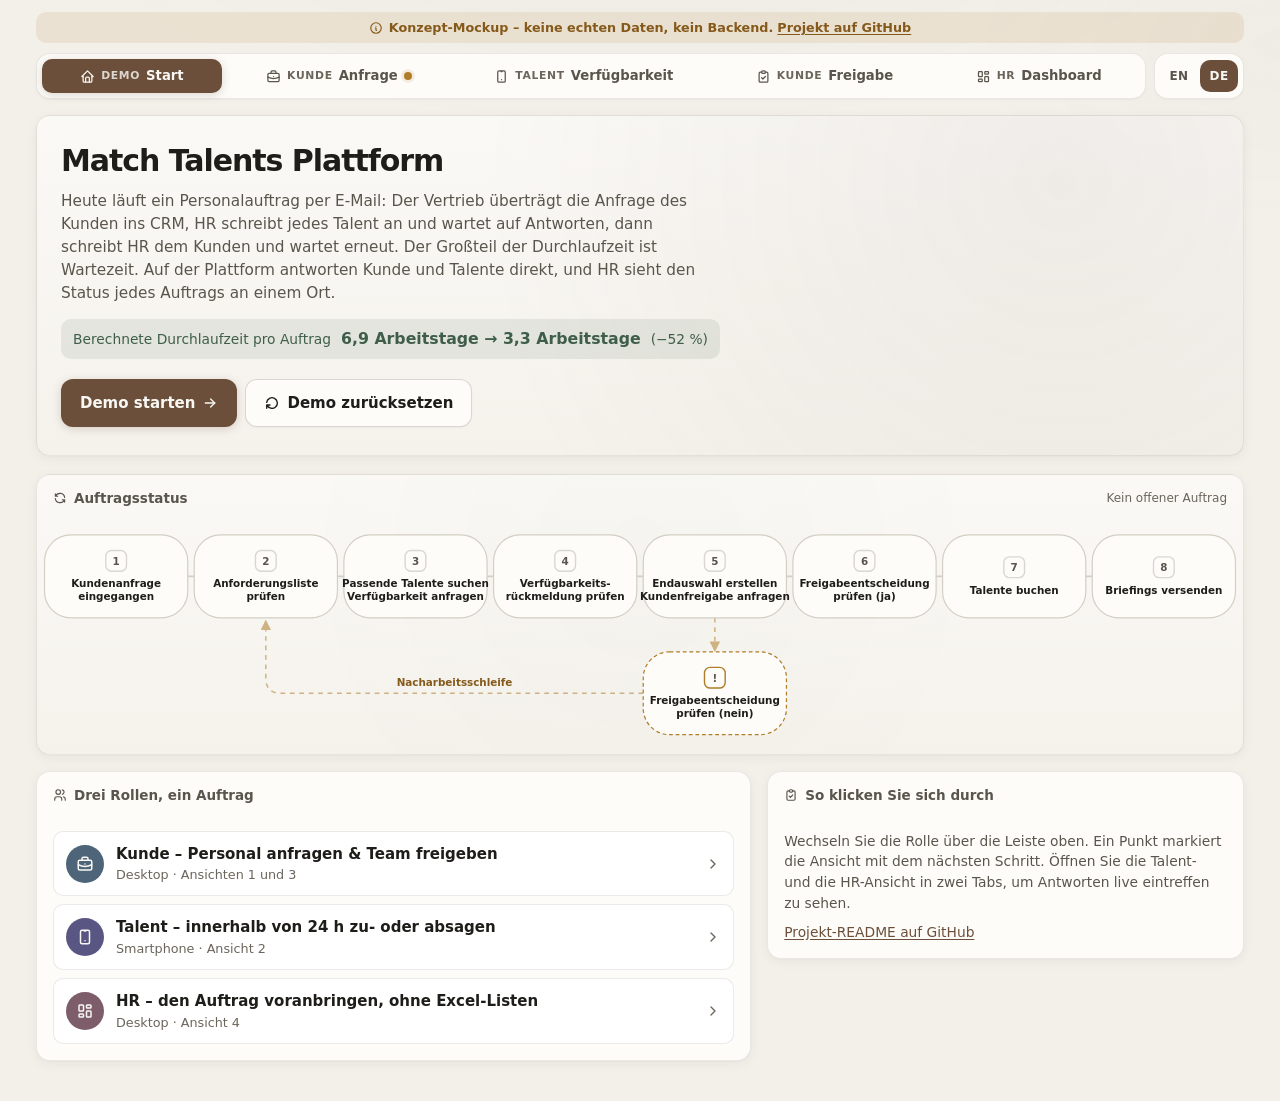
<file: index.html>
<!DOCTYPE html>
<html lang="en">
<head>
  <meta charset="UTF-8" />
  <meta name="viewport" content="width=device-width, initial-scale=1.0" />
  <title data-i18n="start.title">Match Talents Platform</title>
  <meta name="description" data-i18n-attr="content:start.description" content="Clickable concept mockup of the To-Be 'Match Talents' process: one staffing order from request to briefed team." />
  <link rel="icon" href="data:," />
  <link rel="stylesheet" href="css/style.css" />
  <script type="module" src="js/pages/start.js"></script>
</head>
<body>
  <a class="skip-link" href="#main" data-i18n="common.skip">Skip to content</a>
  <div class="app">
    <header id="site-header"></header>

    <main id="main" tabindex="-1">
      <section class="card hero" aria-labelledby="hero-title">
        <h1 class="hero-title" id="hero-title" data-i18n-html="start.heroTitle">Match Talents Platform</h1>
        <p class="hero-text" data-i18n="start.heroText">
          Today a staffing order travels by e-mail: Sales copies the client's request into the CRM,
          HR writes to every talent and waits for replies, then e-mails the client and waits again.
          Most of the cycle time is waiting. On the platform, the client and the talents answer
          directly, and HR sees every order's status in one place.
        </p>
        <p class="hero-kpi" id="kpi-line"></p>
        <div class="btn-row">
          <a class="btn btn-primary btn-lg" href="request.html">
            <span data-i18n="start.startDemo">Start demo</span> <span data-tabler-icon="arrow-right" data-tabler-size="16"></span>
          </a>
          <button type="button" class="btn btn-lg" id="reset-btn">
            <span data-tabler-icon="rotate-clockwise" data-tabler-size="16"></span> <span data-i18n="start.resetDemo">Reset demo</span>
          </button>
        </div>
        <p class="sr-only" id="reset-status" aria-live="polite"></p>
      </section>

      <section class="card start-flow" aria-labelledby="flow-title">
        <div class="card-header">
          <h2 class="card-title" id="flow-title">
            <span data-tabler-icon="refresh" data-tabler-size="14"></span> <span data-i18n="start.orderStatus">Order status</span>
          </h2>
          <span class="card-meta" id="progress-meta"></span>
        </div>
        <div class="flow-wrap" id="flow-wrap"></div>
        <ol class="flow-list" id="flow-list" aria-label="Order status steps" data-i18n-attr="aria-label:flow.listLabel"></ol>
      </section>

      <div class="start-grid">
        <div class="stack">
          <section class="card" aria-labelledby="roles-title">
            <div class="card-header">
              <h2 class="card-title" id="roles-title">
                <span data-tabler-icon="users" data-tabler-size="14"></span> <span data-i18n="start.rolesTitle">Three roles, one order</span>
              </h2>
            </div>
            <div class="card-body">
              <ul class="role-cards">
                <li>
                  <a class="role-card" href="request.html">
                    <span class="role-chip"><span data-tabler-icon="briefcase" data-tabler-size="18"></span></span>
                    <span class="role-card-text">
                      <span class="role-card-title" data-i18n="start.roleClient">Client — request staff &amp; approve the team</span>
                      <span class="role-card-sub" data-i18n="start.roleClientSub">Desktop · Screens 1 and 3</span>
                    </span>
                    <span data-tabler-icon="chevron-right" data-tabler-size="16"></span>
                  </a>
                </li>
                <li>
                  <a class="role-card" href="availability.html">
                    <span class="role-chip role-chip-talent"><span data-tabler-icon="device-mobile" data-tabler-size="18"></span></span>
                    <span class="role-card-text">
                      <span class="role-card-title" data-i18n="start.roleTalent">Talent — accept or decline within 24 h</span>
                      <span class="role-card-sub" data-i18n="start.roleTalentSub">Smartphone · Screen 2</span>
                    </span>
                    <span data-tabler-icon="chevron-right" data-tabler-size="16"></span>
                  </a>
                </li>
                <li>
                  <a class="role-card" href="dashboard.html">
                    <span class="role-chip role-chip-hr"><span data-tabler-icon="layout-dashboard" data-tabler-size="18"></span></span>
                    <span class="role-card-text">
                      <span class="role-card-title" data-i18n="start.roleHr">HR — move the order forward, no Excel lists</span>
                      <span class="role-card-sub" data-i18n="start.roleHrSub">Desktop · Screen 4</span>
                    </span>
                    <span data-tabler-icon="chevron-right" data-tabler-size="16"></span>
                  </a>
                </li>
              </ul>
            </div>
          </section>
        </div>

        <div class="stack">
          <section class="card" aria-labelledby="how-title">
            <div class="card-header">
              <h2 class="card-title" id="how-title">
                <span data-tabler-icon="clipboard-check" data-tabler-size="14"></span> <span data-i18n="start.howTitle">How to click through</span>
              </h2>
            </div>
            <div class="card-body prose">
              <p data-i18n-html="start.howText">Use the role switcher at the top. A <span class="sr-only">yellow</span> dot marks the screen
                with the next step. Open the talent and HR screens in two tabs to watch answers arrive live.</p>
              <p><a id="readme-link" href="#" data-i18n="start.readme">Project README on GitHub</a></p>
            </div>
          </section>
        </div>
      </div>
    </main>
  </div>
</body>
</html>
</file>
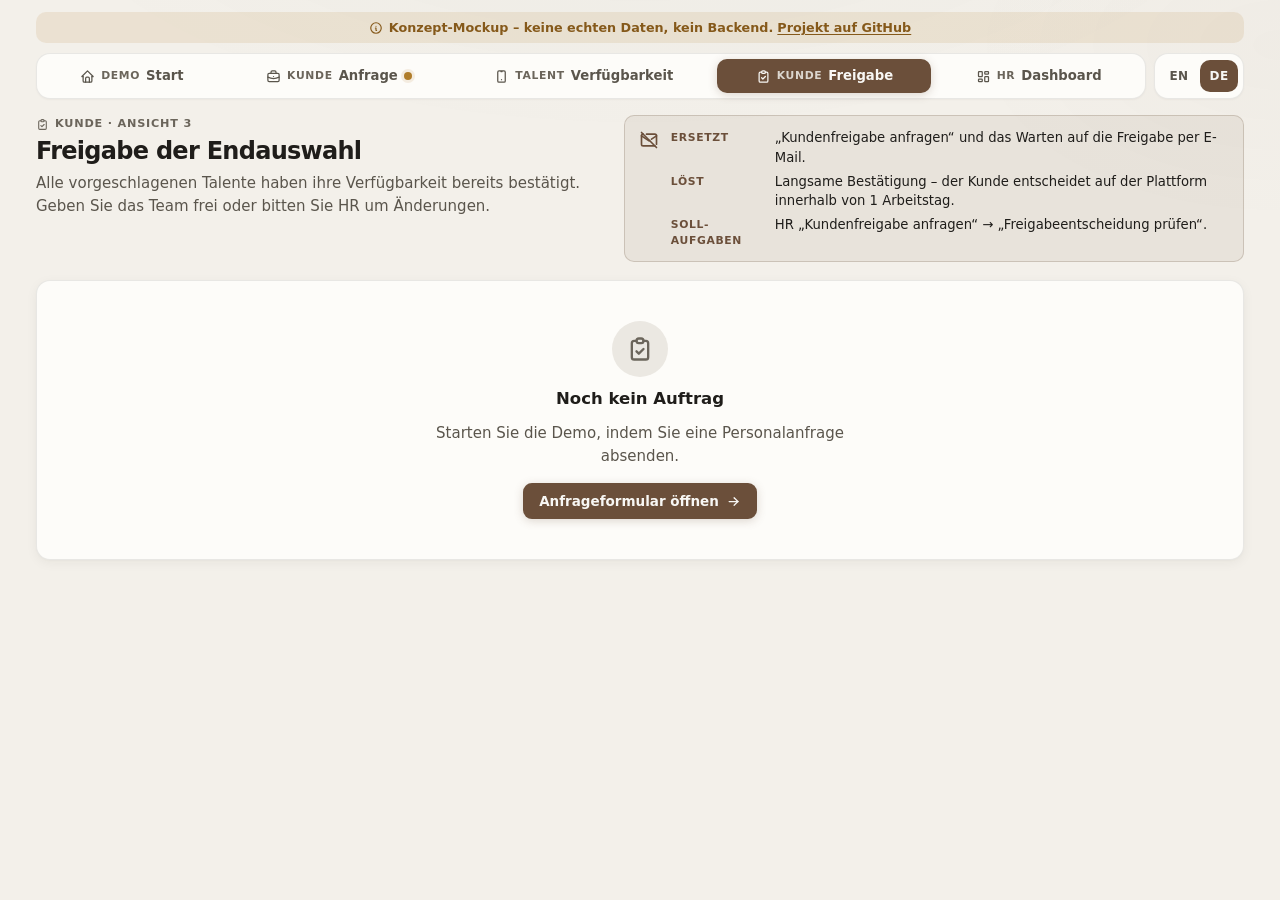
<file: approval.html>
<!DOCTYPE html>
<html lang="en">
<head>
  <meta charset="UTF-8" />
  <meta name="viewport" content="width=device-width, initial-scale=1.0" />
  <title data-i18n="approval.title">Approve team · Match Talents Platform</title>
  <link rel="icon" href="data:," />
  <link rel="stylesheet" href="css/style.css" />
  <script type="module" src="js/pages/approval.js"></script>
</head>
<body>
  <a class="skip-link" href="#main" data-i18n="common.skip">Skip to content</a>
  <div class="app">
    <header id="site-header"></header>

    <main id="main" tabindex="-1">
      <div class="page-head">
        <div>
          <p class="eyebrow"><span data-tabler-icon="clipboard-check" data-tabler-size="13"></span> <span data-i18n="approval.eyebrow">Client · Screen 3</span></p>
          <h1 class="page-title" data-i18n="approval.heading">Shortlist approval</h1>
          <p class="page-lead" data-i18n="approval.lead">Every proposed talent has already confirmed they are available. Approve the team or ask HR for changes.</p>
        </div>
        <section id="info-box"></section>
      </div>

      <div id="approval-content"></div>
      <p class="sr-only" id="approval-status" aria-live="polite"></p>
    </main>
  </div>
</body>
</html>
</file>
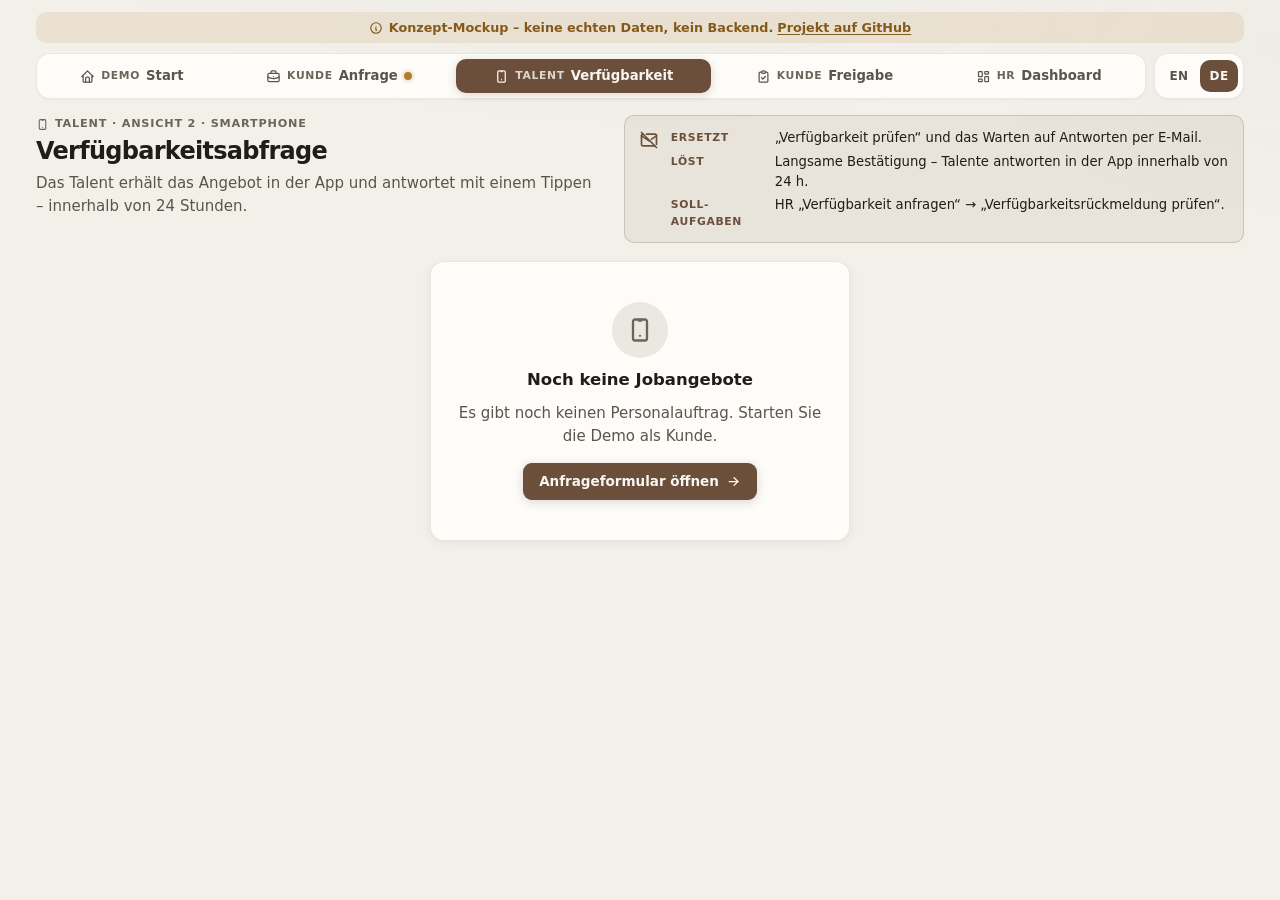
<file: availability.html>
<!DOCTYPE html>
<html lang="en">
<head>
  <meta charset="UTF-8" />
  <meta name="viewport" content="width=device-width, initial-scale=1.0" />
  <title data-i18n="avail.title">Job offer · Match Talents Platform</title>
  <link rel="icon" href="data:," />
  <link rel="stylesheet" href="css/style.css" />
  <script type="module" src="js/pages/availability.js"></script>
</head>
<body>
  <a class="skip-link" href="#main" data-i18n="common.skip">Skip to content</a>
  <div class="app">
    <header id="site-header"></header>

    <main id="main" tabindex="-1">
      <div class="page-head">
        <div>
          <p class="eyebrow"><span data-tabler-icon="device-mobile" data-tabler-size="13"></span> <span data-i18n="avail.eyebrow">Talent · Screen 2 · Smartphone</span></p>
          <h1 class="page-title" data-i18n="avail.heading">Availability check</h1>
          <p class="page-lead" data-i18n="avail.lead">The talent gets the offer in the app and answers with one tap, within 24 hours.</p>
        </div>
        <section id="info-box"></section>
      </div>

      <div class="phone-column">
        <div class="card view-as" id="view-as-card" hidden>
          <label class="form-label" for="view-as" data-i18n="avail.viewAs">View as (demo)</label>
          <select class="form-input" id="view-as"></select>
        </div>
        <div id="talent-content"></div>
        <p class="sr-only" id="talent-status" aria-live="polite"></p>
      </div>
    </main>
  </div>
</body>
</html>
</file>
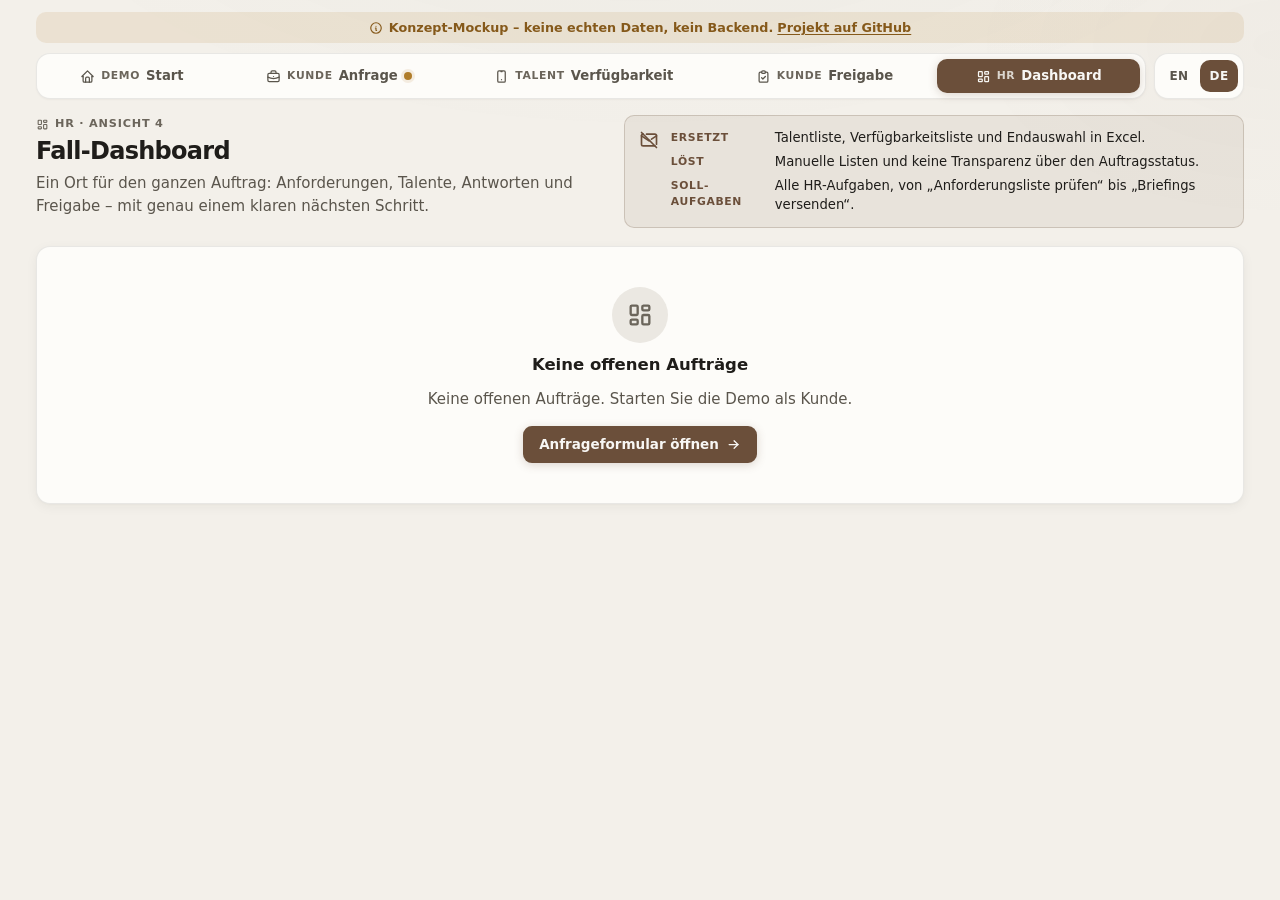
<file: dashboard.html>
<!DOCTYPE html>
<html lang="en">
<head>
  <meta charset="UTF-8" />
  <meta name="viewport" content="width=device-width, initial-scale=1.0" />
  <title data-i18n="dashboard.title">Case dashboard · Match Talents Platform</title>
  <link rel="icon" href="data:," />
  <link rel="stylesheet" href="css/style.css" />
  <script type="module" src="js/pages/dashboard.js"></script>
</head>
<body>
  <a class="skip-link" href="#main" data-i18n="common.skip">Skip to content</a>
  <div class="app">
    <header id="site-header"></header>

    <main id="main" tabindex="-1">
      <div class="page-head">
        <div>
          <p class="eyebrow"><span data-tabler-icon="layout-dashboard" data-tabler-size="13"></span> <span data-i18n="dashboard.eyebrow">HR · Screen 4</span></p>
          <h1 class="page-title" data-i18n="dashboard.heading">Case dashboard</h1>
          <p class="page-lead" data-i18n="dashboard.lead">One place for the whole order: requirements, talents, answers and approval — with exactly one obvious next step.</p>
        </div>
        <section id="info-box"></section>
      </div>

      <div class="card" id="dashboard-empty" hidden></div>

      <div id="dashboard-content" hidden>
        <!-- ORDER METRIC STRIP -->
        <div class="metric-grid">
          <section class="metric" aria-label="Order" data-i18n-attr="aria-label:dashboard.metricOrder">
            <div class="metric-icon"><span data-tabler-icon="briefcase" data-tabler-size="26"></span></div>
            <dl class="metric-body">
              <div class="metric-row"><dt class="metric-label" data-i18n="dashboard.client">Client</dt><dd class="metric-value" id="metric-client">—</dd></div>
              <div class="metric-row"><dt class="metric-label" data-i18n="dashboard.role">Role</dt><dd class="metric-value" id="metric-role">—</dd></div>
              <div class="metric-row"><dt class="metric-label" data-i18n="dashboard.whereWhen">Where / when</dt><dd class="metric-value" id="metric-where">—</dd></div>
            </dl>
          </section>
          <section class="metric" aria-label="Staffing" data-i18n-attr="aria-label:dashboard.metricStaffing">
            <div class="metric-icon"><span data-tabler-icon="users" data-tabler-size="26"></span></div>
            <dl class="metric-body">
              <div class="metric-row"><dt class="metric-label" data-i18n="dashboard.needed">Staff needed</dt><dd class="metric-value metric-value-lg" id="metric-needed">—</dd></div>
              <div class="metric-row"><dt class="metric-label" data-i18n="dashboard.selected">Selected</dt><dd class="metric-value metric-value-lg" id="metric-selected">—</dd></div>
              <div class="metric-row"><dt class="metric-label" data-i18n="dashboard.acceptedAsked">Accepted / asked</dt><dd class="metric-value metric-value-lg" id="metric-accepted">—</dd></div>
            </dl>
          </section>
          <section class="metric" aria-label="Status" data-i18n-attr="aria-label:dashboard.metricStatus">
            <div class="metric-icon"><span data-tabler-icon="history" data-tabler-size="26"></span></div>
            <dl class="metric-body">
              <div class="metric-row"><dt class="metric-label" data-i18n="dashboard.status">Status</dt><dd class="metric-value" id="metric-status">—</dd></div>
              <div class="metric-row"><dt class="metric-label" data-i18n="dashboard.step">Step</dt><dd class="metric-value metric-value-lg" id="metric-step">—</dd></div>
              <div class="metric-row"><dt class="metric-label" data-i18n="dashboard.reworkLoops">Rework loops</dt><dd class="metric-value metric-value-lg" id="metric-rework">—</dd></div>
            </dl>
          </section>
        </div>

        <!-- PROCESS FLOW -->
        <section class="card" aria-labelledby="flow-title">
          <div class="card-header">
            <h2 class="card-title" id="flow-title">
              <span data-tabler-icon="refresh" data-tabler-size="14"></span> <span data-i18n="start.orderStatus">Order status</span>
            </h2>
            <span class="card-meta" data-i18n="dashboard.flowMeta">Labels show the To-Be BPMN task</span>
          </div>
          <div class="flow-wrap" id="flow-wrap"></div>
          <ol class="flow-list" id="flow-list" aria-label="Order status steps" data-i18n-attr="aria-label:flow.listLabel"></ol>
        </section>

        <div class="dashboard-grid">
          <section class="card" aria-labelledby="talents-title">
            <div class="card-header">
              <h2 class="card-title" id="talents-title">
                <span data-tabler-icon="users" data-tabler-size="14"></span> <span data-i18n="dashboard.talents">Talents</span>
              </h2>
              <span class="card-meta" id="talents-meta"></span>
            </div>
            <div class="table-wrap">
              <table class="talent-table">
                <caption class="sr-only" data-i18n="dashboard.tableCaption">Talent pool for this order: qualification match, availability and selection</caption>
                <thead>
                  <tr>
                    <th scope="col" data-i18n="dashboard.colTalent">Talent</th>
                    <th scope="col" data-i18n="dashboard.colQualifications">Qualifications</th>
                    <th scope="col" data-i18n="dashboard.colMatch">Match</th>
                    <th scope="col" data-i18n="dashboard.colAvailability">Availability</th>
                    <th scope="col" class="col-center" data-i18n="dashboard.colSelected">Selected</th>
                  </tr>
                </thead>
                <tbody id="talent-rows"></tbody>
              </table>
            </div>
          </section>

          <div class="stack">
            <section class="card" aria-labelledby="next-title">
              <div class="card-header">
                <h2 class="card-title" id="next-title">
                  <span data-tabler-icon="arrow-right" data-tabler-size="14"></span> <span data-i18n="dashboard.nextAction">Next action</span>
                </h2>
              </div>
              <div class="card-body next-action" id="next-action"></div>
            </section>

            <section class="card" aria-labelledby="activity-title">
              <div class="card-header">
                <h2 class="card-title" id="activity-title">
                  <span data-tabler-icon="clock" data-tabler-size="14"></span> <span data-i18n="dashboard.activity">Activity</span>
                </h2>
              </div>
              <div class="card-body">
                <ol class="activity-list" id="activity-list"></ol>
              </div>
            </section>
          </div>
        </div>
      </div>
      <p class="sr-only" id="dashboard-status" aria-live="polite"></p>
    </main>
  </div>
</body>
</html>
</file>
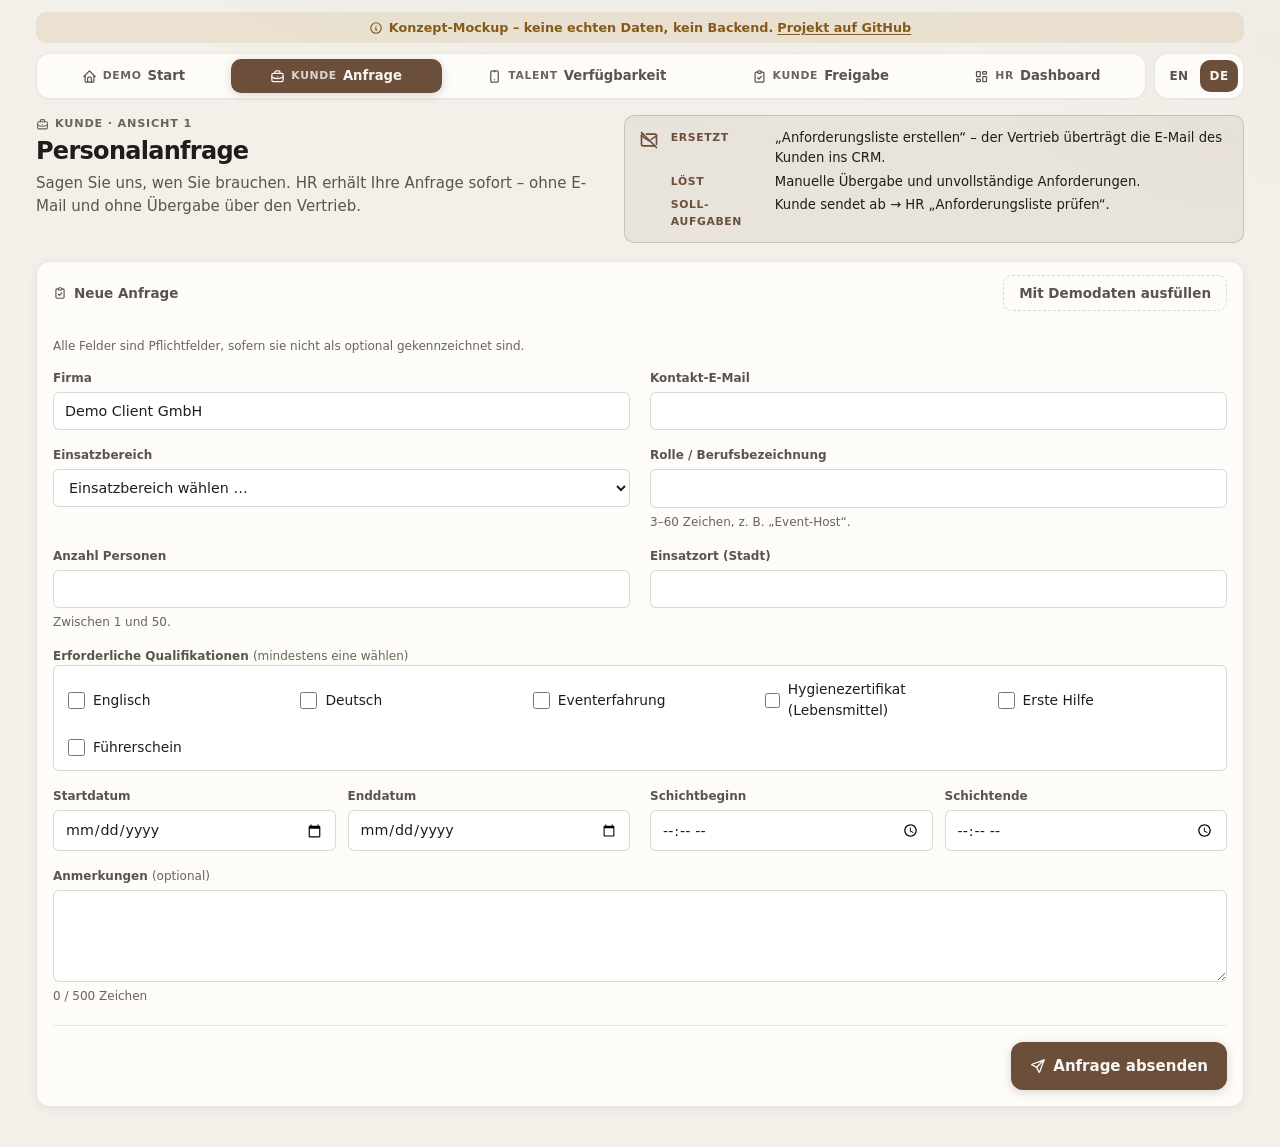
<file: request.html>
<!DOCTYPE html>
<html lang="en">
<head>
  <meta charset="UTF-8" />
  <meta name="viewport" content="width=device-width, initial-scale=1.0" />
  <title data-i18n="request.title">Request staff · Match Talents Platform</title>
  <link rel="icon" href="data:," />
  <link rel="stylesheet" href="css/style.css" />
  <script type="module" src="js/pages/request.js"></script>
</head>
<body>
  <a class="skip-link" href="#main" data-i18n="common.skip">Skip to content</a>
  <div class="app">
    <header id="site-header"></header>

    <main id="main" tabindex="-1">
      <div class="page-head">
        <div>
          <p class="eyebrow"><span data-tabler-icon="briefcase" data-tabler-size="13"></span> <span data-i18n="request.eyebrow">Client · Screen 1</span></p>
          <h1 class="page-title" data-i18n="request.heading">Staffing request</h1>
          <p class="page-lead" data-i18n="request.lead">Tell us who you need. HR receives your request right away, with no e-mail and no handover through Sales.</p>
        </div>
        <section id="info-box"></section>
      </div>

      <!-- Form: shown while no request exists -->
      <section class="card" id="request-form-card" aria-labelledby="form-title" hidden>
        <div class="card-header">
          <h2 class="card-title" id="form-title">
            <span data-tabler-icon="clipboard-check" data-tabler-size="14"></span> <span data-i18n="request.formTitle">New request</span>
          </h2>
          <button type="button" class="btn btn-ghost" id="fill-demo-btn" data-i18n="request.fillDemo">Fill with demo data</button>
        </div>
        <form class="card-body" id="request-form" novalidate>
          <p class="field-hint form-intro" data-i18n="request.intro">All fields are required unless marked optional.</p>
          <div class="form-grid">
            <div class="field">
              <label class="form-label" for="company" data-i18n="request.label.company">Company</label>
              <input class="form-input" type="text" id="company" name="company" value="Demo Client GmbH"
                autocomplete="organization" required aria-describedby="company-error" />
              <p class="field-error" id="company-error" aria-live="polite"></p>
            </div>

            <div class="field">
              <label class="form-label" for="email" data-i18n="request.label.email">Contact e-mail</label>
              <input class="form-input" type="email" id="email" name="email" autocomplete="email"
                required aria-describedby="email-error" />
              <p class="field-error" id="email-error" aria-live="polite"></p>
            </div>

            <div class="field">
              <label class="form-label" for="serviceArea" data-i18n="request.label.serviceArea">Service area</label>
              <select class="form-input" id="serviceArea" name="serviceArea" required aria-describedby="serviceArea-error">
                <option value="" data-i18n="request.serviceAreaPlaceholder">Choose a service area…</option>
              </select>
              <p class="field-error" id="serviceArea-error" aria-live="polite"></p>
            </div>

            <div class="field">
              <label class="form-label" for="role" data-i18n="request.label.role">Role / job title</label>
              <input class="form-input" type="text" id="role" name="role" required
                aria-describedby="role-hint role-error" />
              <p class="field-hint" id="role-hint" data-i18n="request.roleHint">3–60 characters, e.g. “Event host”.</p>
              <p class="field-error" id="role-error" aria-live="polite"></p>
            </div>

            <div class="field">
              <label class="form-label" for="staff" data-i18n="request.label.staff">Number of staff</label>
              <input class="form-input" type="number" id="staff" name="staff" min="1" max="50" step="1"
                inputmode="numeric" required aria-describedby="staff-hint staff-error" />
              <p class="field-hint" id="staff-hint" data-i18n="request.staffHint">Between 1 and 50.</p>
              <p class="field-error" id="staff-error" aria-live="polite"></p>
            </div>

            <div class="field">
              <label class="form-label" for="location" data-i18n="request.label.location">Location (city)</label>
              <input class="form-input" type="text" id="location" name="location" autocomplete="address-level2"
                required aria-describedby="location-error" />
              <p class="field-error" id="location-error" aria-live="polite"></p>
            </div>

            <fieldset class="field field-wide" id="qualifications" aria-describedby="qualifications-error">
              <legend class="fieldset-legend" data-i18n-html="request.label.qualifications">Required qualifications <span class="optional-mark">(choose at least one)</span></legend>
              <div class="checkbox-grid" id="qualifications-options"></div>
              <p class="field-error" id="qualifications-error" aria-live="polite"></p>
            </fieldset>

            <div class="field">
              <div class="field-pair">
                <div class="field">
                  <label class="form-label" for="startDate" data-i18n="request.label.startDate">Start date</label>
                  <input class="form-input" type="date" id="startDate" name="startDate" required aria-describedby="startDate-error" />
                </div>
                <div class="field">
                  <label class="form-label" for="endDate" data-i18n="request.label.endDate">End date</label>
                  <input class="form-input" type="date" id="endDate" name="endDate" required aria-describedby="endDate-error" />
                </div>
              </div>
              <p class="field-error" id="startDate-error" aria-live="polite"></p>
              <p class="field-error" id="endDate-error" aria-live="polite"></p>
            </div>

            <div class="field">
              <div class="field-pair">
                <div class="field">
                  <label class="form-label" for="shiftStart" data-i18n="request.label.shiftStart">Shift start</label>
                  <input class="form-input" type="time" id="shiftStart" name="shiftStart" required aria-describedby="shiftStart-error" />
                </div>
                <div class="field">
                  <label class="form-label" for="shiftEnd" data-i18n="request.label.shiftEnd">Shift end</label>
                  <input class="form-input" type="time" id="shiftEnd" name="shiftEnd" required aria-describedby="shiftEnd-error" />
                </div>
              </div>
              <p class="field-error" id="shiftStart-error" aria-live="polite"></p>
              <p class="field-error" id="shiftEnd-error" aria-live="polite"></p>
            </div>

            <div class="field field-wide">
              <label class="form-label" for="notes" data-i18n-html="request.label.notes">Notes <span class="optional-mark">(optional)</span></label>
              <textarea class="form-input" id="notes" name="notes" aria-describedby="notes-count notes-error"></textarea>
              <p class="field-hint" id="notes-count">0 / 500 characters</p>
              <p class="field-error" id="notes-error" aria-live="polite"></p>
            </div>
          </div>

          <div class="form-actions">
            <p class="form-summary" id="form-summary" aria-live="assertive"></p>
            <button type="submit" class="btn btn-primary btn-lg">
              <span data-tabler-icon="send" data-tabler-size="16"></span> <span data-i18n="request.submit">Submit request</span>
            </button>
          </div>
        </form>
      </section>

      <!-- Summary: shown once the request exists -->
      <section class="card" id="request-summary-card" aria-labelledby="summary-title" hidden>
        <div class="card-body stack">
          <div class="alert alert-good" id="request-confirmation" role="status" hidden>
            <span data-tabler-icon="circle-check" data-tabler-size="18"></span>
            <span data-i18n-html="request.confirmation"><strong>Request received.</strong> You will receive a proposal on the platform.</span>
          </div>
          <div class="header-bar">
            <h2 class="next-action-title" id="summary-title" tabindex="-1" data-i18n="request.summaryTitle">Your staffing request</h2>
            <span id="summary-status"></span>
          </div>
          <dl class="data-list summary-grid" id="request-summary"></dl>
          <div class="btn-row">
            <a class="btn btn-primary" href="dashboard.html">
              <span data-tabler-icon="layout-dashboard" data-tabler-size="15"></span> <span data-i18n="common.switchToHr">Switch to the HR view</span>
            </a>
            <a class="btn" href="index.html" data-i18n="request.resetHint">Reset on the start page to file a new request</a>
          </div>
        </div>
      </section>
    </main>
  </div>
</body>
</html>
</file>
<file: css/style.css>
/*
 * Design tokens carried over from example/example-frontend/css/app.css (warm stone base,
 * restrained accent, muted status colours, soft shadows, radii). Changes:
 * - accent is a muted natural brown in place of the example's indigo;
 * - --good is a muted sage in place of the example's teal;
 * - --text-tertiary and the *-text status colours are darker so small text meets WCAG AA;
 * - the type scale is larger, because this app has forms and reading text, not just figures.
 */

:root {
  --bg: #f3f0ea;
  --surface: #fdfcf9;
  --surface-elevated: #ffffff;
  --surface-sunken: #ebe8e2;
  --border: rgba(55, 48, 40, 0.10);
  --border-strong: rgba(55, 48, 40, 0.18);
  --hairline: #d4cfc4;

  --text: #1f1d1a;
  --text-secondary: #5a554c;
  --text-tertiary: #6b655b;

  --accent: #6b4f3a;
  --accent-hover: #5a4030;
  --accent-deep: #4a3528;
  --accent-soft: rgba(107, 79, 58, 0.08);
  --accent-border: rgba(107, 79, 58, 0.22);

  --on-color: #f8f7f4;

  --good: #3f5e49;
  --good-hover: #334d3c;
  --good-soft: rgba(63, 94, 73, 0.10);
  --watch: #b07d2a;
  --watch-text: #85591a;
  --watch-soft: rgba(176, 125, 42, 0.12);
  --critical: #9b3535;
  --critical-soft: rgba(155, 53, 53, 0.09);
  --stale: #8f897e;
  --stale-soft: rgba(143, 137, 126, 0.12);

  /* Role chips on the start page: same weight, three hues outside green, amber, and brown. */
  --role-client: #4e6478;
  --role-talent: #5a5684;
  --role-hr: #7d5d6a;

  --wash-top: #faf9f6;
  --wash-bottom: #f5f2ec;

  --shadow-sm: 0 1px 2px rgba(40, 35, 28, 0.04);
  --shadow: 0 3px 12px rgba(40, 35, 28, 0.05), 0 1px 3px rgba(40, 35, 28, 0.03);
  --shadow-lg: 0 10px 32px rgba(40, 35, 28, 0.06), 0 3px 10px rgba(40, 35, 28, 0.04);

  --radius: 14px;
  --radius-sm: 10px;
  --radius-xs: 6px;

  --focus-ring: 0 0 0 3px rgba(107, 79, 58, 0.45);

  --font: -apple-system, BlinkMacSystemFont, "Segoe UI", system-ui, sans-serif;
}

*,
*::before,
*::after {
  margin: 0;
  padding: 0;
  box-sizing: border-box;
}

html {
  font-size: 15px;
}

body {
  min-height: 100vh;
  font-family: var(--font);
  line-height: 1.5;
  background: var(--bg);
  color: var(--text);
  -webkit-font-smoothing: antialiased;
  -moz-osx-font-smoothing: grayscale;
  overflow-x: hidden;
}

/* Extremely subtle warm ambient — from the example */
body::before {
  content: "";
  position: fixed;
  inset: 0;
  background:
    radial-gradient(ellipse 90% 55% at 50% -15%, rgba(63, 94, 73, 0.035), transparent 55%),
    radial-gradient(ellipse 50% 40% at 100% 5%, rgba(107, 79, 58, 0.025), transparent 50%);
  pointer-events: none;
  z-index: 0;
}

a {
  color: var(--accent);
  text-underline-offset: 2px;
}

a:hover {
  color: var(--accent-hover);
}

:focus-visible {
  outline: none;
  box-shadow: var(--focus-ring);
  border-radius: var(--radius-xs);
}

.sr-only {
  position: absolute;
  width: 1px;
  height: 1px;
  padding: 0;
  margin: -1px;
  overflow: hidden;
  clip: rect(0, 0, 0, 0);
  white-space: nowrap;
  border: 0;
}

.skip-link {
  position: absolute;
  left: 12px;
  top: -60px;
  z-index: 200;
  padding: 8px 14px;
  border-radius: var(--radius-sm);
  background: var(--accent);
  color: var(--on-color);
  font-weight: 600;
  text-decoration: none;
}

.skip-link:focus {
  top: 12px;
}

.tabler-icon {
  display: block;
  flex-shrink: 0;
}

[hidden] {
  display: none !important;
}

/* ========== APP SHELL ========== */
.app {
  position: relative;
  z-index: 1;
  max-width: 1240px;
  margin: 0 auto;
  padding: 12px 16px 40px;
}

.concept-banner {
  display: flex;
  align-items: center;
  justify-content: center;
  gap: 6px;
  padding: 6px 12px;
  margin-bottom: 10px;
  border-radius: var(--radius-sm);
  background: var(--watch-soft);
  color: var(--watch-text);
  font-size: 0.85rem;
  text-align: center;
}

.concept-banner a {
  color: inherit;
  font-weight: 600;
}

.header-bar {
  display: flex;
  align-items: center;
  justify-content: space-between;
  gap: 10px;
  flex-wrap: wrap;
  padding-bottom: 10px;
}

/* ========== ROLE SWITCHER + LANGUAGE SWITCH ========== */
.site-nav-row {
  display: flex;
  align-items: stretch;
  gap: 8px;
  margin-bottom: 16px;
}

.role-nav {
  flex: 1 1 auto;
  min-width: 0;
}

.role-nav ul {
  list-style: none;
  display: flex;
  flex-wrap: wrap;
  gap: 6px;
  padding: 5px;
  background: var(--surface);
  border: 1px solid var(--border);
  border-radius: var(--radius);
  box-shadow: var(--shadow-sm);
}

.role-nav li {
  flex: 1 1 auto;
}

.nav-link {
  position: relative;
  display: flex;
  align-items: center;
  justify-content: center;
  gap: 6px;
  padding: 7px 12px;
  border-radius: var(--radius-sm);
  color: var(--text-secondary);
  font-size: 0.88rem;
  text-decoration: none;
  white-space: nowrap;
  transition: background 0.18s ease, color 0.18s ease;
}

.nav-link:hover {
  background: var(--surface-sunken);
  color: var(--text);
}

.nav-role {
  font-size: 0.72rem;
  font-weight: 650;
  text-transform: uppercase;
  letter-spacing: 0.06em;
  color: var(--text-tertiary);
}

.nav-label {
  font-weight: 560;
}

.nav-link[aria-current="page"] {
  background: var(--accent);
  color: var(--on-color);
  box-shadow: 0 2px 10px rgba(107, 79, 58, 0.22);
}

.nav-link[aria-current="page"] .nav-role {
  color: rgba(248, 247, 244, 0.8);
}

.lang-switch {
  display: flex;
  align-items: center;
  gap: 2px;
  padding: 5px;
  background: var(--surface);
  border: 1px solid var(--border);
  border-radius: var(--radius);
  box-shadow: var(--shadow-sm);
}

.lang-btn {
  min-width: 38px;
  padding: 7px 8px;
  border: 0;
  border-radius: var(--radius-sm);
  background: transparent;
  color: var(--text-secondary);
  font: inherit;
  font-size: 0.8rem;
  font-weight: 650;
  letter-spacing: 0.04em;
  cursor: pointer;
  transition: background 0.18s ease, color 0.18s ease;
}

.lang-btn:hover {
  background: var(--surface-sunken);
  color: var(--text);
}

.lang-btn[aria-pressed="true"] {
  background: var(--accent);
  color: var(--on-color);
}

.nav-next-dot {
  width: 8px;
  height: 8px;
  border-radius: 50%;
  background: var(--watch);
  box-shadow: 0 0 0 3px var(--watch-soft);
}

/* Phone width: the language switch sits above the nav on the right; the nav becomes a
   2-column grid, role stacked above the screen name. */
@media (max-width: 640px) {
  .site-nav-row {
    flex-direction: column-reverse;
    align-items: flex-end;
  }
  .role-nav {
    align-self: stretch;
  }
  .role-nav ul {
    display: grid;
    grid-template-columns: repeat(2, minmax(0, 1fr));
    gap: 4px;
  }
  .role-nav li:first-child {
    grid-column: 1 / -1;
  }
  .nav-link {
    display: grid;
    grid-template-columns: auto minmax(0, 1fr);
    grid-template-areas: "icon role" "icon label";
    column-gap: 8px;
    row-gap: 0;
    justify-content: stretch;
    padding: 6px 10px;
  }
  .nav-link .tabler-icon { grid-area: icon; }
  .nav-role { grid-area: role; line-height: 1.3; }
  .nav-label { grid-area: label; line-height: 1.3; }
  .nav-next-dot {
    position: absolute;
    top: 8px;
    right: 8px;
  }
  .role-nav li:first-child .nav-link {
    display: flex;
    justify-content: center;
  }
}

/* ========== ALERTS & NOTICES ========== */
.alert {
  display: flex;
  align-items: flex-start;
  gap: 8px;
  padding: 10px 13px;
  margin-bottom: 14px;
  font-size: 0.9rem;
  line-height: 1.45;
  border-radius: var(--radius-sm);
  border: 1px solid transparent;
}

.alert .tabler-icon {
  margin-top: 2px;
}

.alert-watch {
  background: var(--watch-soft);
  color: var(--watch-text);
  border-color: rgba(176, 125, 42, 0.22);
}

.alert-good {
  background: var(--good-soft);
  color: var(--good);
  border-color: rgba(63, 94, 73, 0.2);
}

.alert-info {
  background: var(--accent-soft);
  color: var(--text);
  border-color: var(--accent-border);
}

/* ========== PAGE HEAD & INFO BOX ========== */
.page-head {
  display: grid;
  gap: 12px;
  margin-bottom: 18px;
}

@media (min-width: 960px) {
  .page-head {
    grid-template-columns: minmax(0, 1fr) minmax(0, 1.1fr);
    align-items: start;
    gap: 24px;
  }
}

.eyebrow {
  display: inline-flex;
  align-items: center;
  gap: 6px;
  font-size: 0.75rem;
  font-weight: 650;
  text-transform: uppercase;
  letter-spacing: 0.07em;
  color: var(--text-tertiary);
  margin-bottom: 4px;
}

.page-title {
  font-size: 1.6rem;
  font-weight: 680;
  letter-spacing: -0.03em;
  line-height: 1.2;
}

.page-lead {
  margin-top: 6px;
  color: var(--text-secondary);
  max-width: 60ch;
}

.info-box {
  display: flex;
  gap: 12px;
  padding: 12px 14px;
  border-radius: var(--radius-sm);
  background: var(--accent-soft);
  border: 1px solid var(--accent-border);
}

.info-box-icon {
  color: var(--accent);
  padding-top: 2px;
}

.info-box-list {
  display: grid;
  gap: 4px;
  font-size: 0.88rem;
}

.info-box-list div {
  display: grid;
  grid-template-columns: 96px minmax(0, 1fr);
  gap: 8px;
}

.info-box-list dt {
  font-size: 0.72rem;
  font-weight: 650;
  text-transform: uppercase;
  letter-spacing: 0.06em;
  color: var(--accent);
  padding-top: 2px;
}

@media (max-width: 420px) {
  .info-box-list div {
    grid-template-columns: 1fr;
    gap: 0;
  }
}

/* ========== BUTTONS ========== */
.btn {
  display: inline-flex;
  align-items: center;
  justify-content: center;
  gap: 7px;
  padding: 9px 15px;
  font-size: 0.9rem;
  font-weight: 560;
  line-height: 1.2;
  border-radius: 9px;
  border: 1px solid var(--border-strong);
  background: var(--surface);
  color: var(--text);
  cursor: pointer;
  text-decoration: none;
  transition: border-color 0.18s ease, box-shadow 0.18s ease, background 0.18s ease;
  box-shadow: var(--shadow-sm);
  font-family: inherit;
}

.btn:hover {
  border-color: var(--hairline);
  box-shadow: var(--shadow);
  color: var(--text);
}

.btn:active {
  transform: translateY(0.5px);
}

.btn-primary {
  background: var(--accent);
  color: var(--on-color);
  border-color: transparent;
  box-shadow: 0 2px 10px rgba(107, 79, 58, 0.22);
}

.btn-primary:hover {
  background: var(--accent-hover);
  color: var(--on-color);
  box-shadow: 0 3px 14px rgba(107, 79, 58, 0.28);
}

.btn-good {
  background: var(--good);
  color: var(--on-color);
  border-color: transparent;
}

.btn-good:hover {
  background: var(--good-hover);
  color: var(--on-color);
}

.btn-critical-outline {
  color: var(--critical);
  border-color: rgba(155, 53, 53, 0.35);
}

.btn-critical-outline:hover {
  color: var(--critical);
  background: var(--critical-soft);
}

.btn-ghost {
  background: transparent;
  box-shadow: none;
  border-style: dashed;
  color: var(--text-secondary);
}

.btn-lg {
  padding: 14px 18px;
  font-size: 1rem;
  border-radius: 12px;
}

.btn-block {
  width: 100%;
}

.btn:disabled {
  opacity: 0.5;
  cursor: not-allowed;
  box-shadow: none;
}

.btn-row {
  display: flex;
  flex-wrap: wrap;
  gap: 8px;
}

/* ========== CARDS ========== */
.card {
  background: var(--surface);
  border: 1px solid var(--border);
  border-radius: var(--radius);
  box-shadow: var(--shadow);
  min-width: 0;
}

.card-header {
  display: flex;
  align-items: center;
  justify-content: space-between;
  gap: 8px;
  padding: 13px 16px 10px;
}

.card-title {
  display: inline-flex;
  align-items: center;
  gap: 7px;
  font-size: 0.9rem;
  font-weight: 650;
  color: var(--text-secondary);
}

.card-meta {
  font-size: 0.8rem;
  color: var(--text-tertiary);
}

.card-body {
  padding: 16px;
}

.stack {
  display: flex;
  flex-direction: column;
  gap: 16px;
}

/* ========== STATUS PILLS & CHIPS ========== */
.status-pill {
  display: inline-flex;
  align-items: center;
  gap: 4px;
  padding: 3px 9px;
  border-radius: 999px;
  font-size: 0.72rem;
  font-weight: 650;
  text-transform: uppercase;
  letter-spacing: 0.05em;
  white-space: nowrap;
}

.status-pill.is-task {
  text-transform: none;
  letter-spacing: 0;
  font-size: 0.78rem;
  font-weight: 620;
  line-height: 1.35;
  white-space: normal;
  text-align: right;
  padding: 4px 8px;
}

.tone-stale { background: var(--stale-soft); color: var(--text-tertiary); }
.tone-accent { background: var(--accent-soft); color: var(--accent); }
.tone-good { background: var(--good-soft); color: var(--good); }
.tone-watch { background: var(--watch-soft); color: var(--watch-text); }
.tone-critical { background: var(--critical-soft); color: var(--critical); }

.chip-list {
  list-style: none;
  display: flex;
  flex-wrap: wrap;
  gap: 4px;
}

.chip {
  padding: 2px 8px;
  border-radius: var(--radius-xs);
  font-size: 0.78rem;
  background: var(--surface-sunken);
  color: var(--text-secondary);
}

.chip-match {
  background: var(--good-soft);
  color: var(--good);
  font-weight: 560;
}

/* ========== METRIC STRIP ========== */
.metric-grid {
  display: grid;
  grid-template-columns: repeat(auto-fit, minmax(min(100%, 260px), 1fr));
  gap: 10px;
  margin-bottom: 16px;
}

.metric {
  display: flex;
  gap: 12px;
  padding: 12px;
  background: var(--surface);
  border: 1px solid var(--border);
  border-radius: var(--radius-sm);
  box-shadow: var(--shadow-sm);
  min-width: 0;
}

.metric-icon {
  width: 54px;
  min-width: 54px;
  border-radius: 10px;
  background: var(--surface-sunken);
  display: grid;
  place-items: center;
  color: var(--text-tertiary);
}

.metric-body {
  flex: 1;
  min-width: 0;
  display: flex;
  flex-direction: column;
  gap: 5px;
}

.metric-row {
  display: flex;
  align-items: baseline;
  justify-content: space-between;
  gap: 10px;
}

.metric-label {
  font-size: 0.72rem;
  font-weight: 620;
  text-transform: uppercase;
  letter-spacing: 0.05em;
  color: var(--text-tertiary);
}

.metric-value {
  font-size: 0.95rem;
  font-weight: 620;
  text-align: right;
  font-variant-numeric: tabular-nums;
  min-width: 0;
  overflow-wrap: anywhere;
}

.metric-value-lg {
  font-size: 1.15rem;
}

/* ========== DATA LIST ========== */
.data-list {
  display: flex;
  flex-direction: column;
  gap: 6px;
}

.data-row {
  display: flex;
  justify-content: space-between;
  align-items: baseline;
  gap: 12px;
  font-size: 0.9rem;
}

.data-row dt {
  display: inline-flex;
  align-items: center;
  gap: 6px;
  color: var(--text-tertiary);
}

.data-row dd {
  font-weight: 560;
  text-align: right;
  overflow-wrap: anywhere;
}

/* ========== EMPTY / WAITING STATE ========== */
.empty-state {
  display: flex;
  flex-direction: column;
  align-items: center;
  text-align: center;
  gap: 10px;
  padding: 40px 20px;
}

.empty-state-icon {
  width: 56px;
  height: 56px;
  border-radius: 50%;
  display: grid;
  place-items: center;
  background: var(--surface-sunken);
  color: var(--text-tertiary);
}

.empty-state-title {
  font-size: 1.1rem;
  font-weight: 640;
}

.empty-state-text {
  max-width: 46ch;
  color: var(--text-secondary);
}

.empty-state .btn {
  margin-top: 6px;
}

/* ========== FORMS ========== */
.form-grid {
  display: grid;
  gap: 16px;
}

@media (min-width: 720px) {
  .form-grid {
    grid-template-columns: repeat(2, minmax(0, 1fr));
    gap: 16px 20px;
  }
  .field-wide {
    grid-column: 1 / -1;
  }
}

.field {
  display: flex;
  flex-direction: column;
  gap: 5px;
  min-width: 0;
}

.field-pair {
  display: grid;
  grid-template-columns: repeat(2, minmax(0, 1fr));
  gap: 12px;
}

.form-label,
.fieldset-legend {
  font-size: 0.8rem;
  font-weight: 620;
  color: var(--text-secondary);
}

.required-mark {
  color: var(--critical);
  margin-left: 2px;
}

.optional-mark {
  font-weight: 450;
  color: var(--text-tertiary);
}

.form-input {
  width: 100%;
  padding: 9px 11px;
  font-size: 0.95rem;
  font-family: inherit;
  line-height: 1.3;
  border: 1px solid var(--border-strong);
  border-radius: var(--radius-xs);
  background: var(--surface-elevated);
  color: var(--text);
  transition: border-color 0.18s ease, box-shadow 0.18s ease;
}

.form-input:focus-visible {
  border-color: var(--accent);
  box-shadow: var(--focus-ring);
  border-radius: var(--radius-xs);
}

textarea.form-input {
  min-height: 92px;
  resize: vertical;
}

select.form-input {
  cursor: pointer;
}

.form-input[aria-invalid="true"] {
  border-color: var(--critical);
  background: #fffafa;
}

.field-hint {
  font-size: 0.8rem;
  color: var(--text-tertiary);
}

.form-intro {
  margin-bottom: 14px;
}

.field-error {
  display: flex;
  align-items: center;
  gap: 5px;
  font-size: 0.82rem;
  font-weight: 560;
  color: var(--critical);
}

.field-error:empty {
  display: none;
}

fieldset.field {
  border: none;
}

.checkbox-grid {
  display: grid;
  grid-template-columns: repeat(auto-fill, minmax(190px, 1fr));
  gap: 6px;
  padding: 8px;
  border: 1px solid var(--border-strong);
  border-radius: var(--radius-xs);
  background: var(--surface-elevated);
}

fieldset[aria-invalid="true"] .checkbox-grid {
  border-color: var(--critical);
}

.checkbox {
  display: flex;
  align-items: center;
  gap: 8px;
  padding: 5px 6px;
  border-radius: var(--radius-xs);
  font-size: 0.92rem;
  cursor: pointer;
}

.checkbox:hover {
  background: var(--surface-sunken);
}

.checkbox input,
.table-check {
  width: 17px;
  height: 17px;
  accent-color: var(--accent);
  cursor: pointer;
}

.form-actions {
  display: flex;
  flex-wrap: wrap;
  align-items: center;
  justify-content: space-between;
  gap: 10px;
  margin-top: 20px;
  padding-top: 16px;
  border-top: 1px solid var(--border);
}

.form-summary {
  font-size: 0.88rem;
  font-weight: 560;
  color: var(--critical);
}

/* ========== START PAGE ========== */
.hero {
  padding: 28px 24px;
  margin-bottom: 18px;
  background:
    radial-gradient(circle at 85% 20%, rgba(107, 79, 58, 0.07), transparent 55%),
    linear-gradient(180deg, var(--wash-top) 0%, var(--wash-bottom) 100%);
}

.hero-title {
  font-size: 2rem;
  font-weight: 700;
  letter-spacing: -0.035em;
  line-height: 1.15;
  max-width: 22ch;
}

.hero-title span {
  color: var(--text-tertiary);
  font-weight: 560;
}

.hero-text {
  margin-top: 12px;
  max-width: 66ch;
  color: var(--text-secondary);
  font-size: 1.02rem;
}

.hero-kpi {
  display: inline-flex;
  flex-wrap: wrap;
  align-items: baseline;
  gap: 6px 10px;
  margin-top: 14px;
  padding: 8px 12px;
  border-radius: var(--radius-sm);
  background: var(--good-soft);
  color: var(--good);
  font-size: 0.92rem;
}

.hero-kpi strong {
  font-size: 1.05rem;
}

.hero .btn-row {
  margin-top: 20px;
}

.start-grid {
  display: grid;
  gap: 16px;
}

@media (min-width: 960px) {
  .start-grid {
    grid-template-columns: 3fr 2fr;
    align-items: start;
  }
}

.start-flow {
  margin-bottom: 16px;
}

.role-cards {
  list-style: none;
  display: flex;
  flex-direction: column;
  gap: 8px;
}

.role-card {
  display: flex;
  align-items: center;
  gap: 12px;
  padding: 11px 12px;
  border: 1px solid var(--border);
  border-radius: var(--radius-sm);
  background: var(--surface-elevated);
  color: var(--text);
  text-decoration: none;
  transition: border-color 0.18s ease, box-shadow 0.18s ease;
}

.role-card:hover {
  color: var(--text);
  border-color: var(--accent-border);
  box-shadow: var(--shadow);
}

.role-chip {
  width: 38px;
  height: 38px;
  min-width: 38px;
  border-radius: 50%;
  display: grid;
  place-items: center;
  color: var(--on-color);
  background: var(--role-client);
}

.role-chip-talent { background: var(--role-talent); }
.role-chip-hr { background: var(--role-hr); }

.role-card-text {
  flex: 1;
  min-width: 0;
  display: flex;
  flex-direction: column;
}

.role-card-title {
  font-weight: 620;
}

.role-card-sub {
  font-size: 0.85rem;
  color: var(--text-tertiary);
}

.role-card > span:last-child {
  color: var(--text-tertiary);
}

.prose {
  display: flex;
  flex-direction: column;
  gap: 8px;
  color: var(--text-secondary);
  font-size: 0.92rem;
}

.prose ul {
  padding-left: 1.2em;
}

/* ========== REQUEST PAGE ========== */
.summary-grid {
  display: grid;
  gap: 6px 24px;
}

@media (min-width: 720px) {
  .summary-grid {
    grid-template-columns: repeat(2, minmax(0, 1fr));
  }
}

/* ========== TALENT (MOBILE) PAGE ========== */
.phone-column {
  max-width: 420px;
  margin: 0 auto;
  display: flex;
  flex-direction: column;
  gap: 14px;
}

.view-as {
  display: flex;
  flex-direction: column;
  gap: 5px;
  padding: 12px;
}

.job-card-head {
  padding: 18px 18px 14px;
  background: linear-gradient(180deg, var(--wash-top) 0%, var(--wash-bottom) 100%);
  border-radius: var(--radius) var(--radius) 0 0;
}

.job-card-greeting {
  font-size: 0.85rem;
  color: var(--text-tertiary);
}

.job-card-title {
  font-size: 1.35rem;
  font-weight: 680;
  letter-spacing: -0.02em;
  line-height: 1.25;
}

.job-card-client {
  color: var(--text-secondary);
}

.job-facts {
  list-style: none;
  display: flex;
  flex-direction: column;
  gap: 10px;
  padding: 16px 18px;
}

.job-fact {
  display: flex;
  align-items: center;
  gap: 12px;
}

.job-fact-icon {
  width: 34px;
  height: 34px;
  min-width: 34px;
  border-radius: 10px;
  display: grid;
  place-items: center;
  background: var(--surface-sunken);
  color: var(--text-tertiary);
}

.job-fact-label {
  display: block;
  font-size: 0.72rem;
  font-weight: 620;
  text-transform: uppercase;
  letter-spacing: 0.05em;
  color: var(--text-tertiary);
}

.job-fact-value {
  font-weight: 560;
}

.deadline {
  display: flex;
  align-items: center;
  gap: 8px;
  margin: 0 18px;
  padding: 10px 12px;
  border-radius: var(--radius-sm);
  background: var(--watch-soft);
  color: var(--watch-text);
  font-size: 0.9rem;
}

.deadline strong {
  margin-left: auto;
  white-space: nowrap;
}

.answer-area {
  display: flex;
  flex-direction: column;
  gap: 10px;
  padding: 16px 18px 18px;
}

.answer-buttons {
  display: grid;
  grid-template-columns: 1fr 1fr;
  gap: 10px;
}

.answer-buttons .btn {
  min-height: 56px;
}

.decline-panel {
  display: flex;
  flex-direction: column;
  gap: 10px;
  padding: 12px;
  border-radius: var(--radius-sm);
  background: var(--surface-sunken);
}

.answer-result {
  display: flex;
  flex-direction: column;
  align-items: center;
  text-align: center;
  gap: 8px;
  padding: 22px 18px;
}

.answer-result-icon {
  width: 52px;
  height: 52px;
  border-radius: 50%;
  display: grid;
  place-items: center;
}

.answer-result-title {
  font-size: 1.1rem;
  font-weight: 650;
}

.answer-result-text {
  color: var(--text-secondary);
  font-size: 0.92rem;
}

/* ========== APPROVAL PAGE ========== */
.approval-grid {
  display: grid;
  gap: 16px;
}

@media (min-width: 960px) {
  .approval-grid {
    grid-template-columns: 3fr 2fr;
    align-items: start;
  }
}

.shortlist {
  list-style: none;
  display: grid;
  gap: 10px;
}

.shortlist-item {
  display: flex;
  gap: 12px;
  padding: 12px;
  border: 1px solid var(--border);
  border-radius: var(--radius-sm);
  background: var(--surface-elevated);
}

.avatar {
  width: 40px;
  height: 40px;
  min-width: 40px;
  border-radius: 50%;
  display: grid;
  place-items: center;
  font-weight: 650;
  background: var(--accent);
  color: var(--on-color);
}

.shortlist-text {
  flex: 1;
  min-width: 0;
  display: flex;
  flex-direction: column;
  gap: 4px;
}

.shortlist-name {
  font-weight: 640;
}

.shortlist-role {
  font-size: 0.85rem;
  color: var(--text-tertiary);
}

.shortlist-profile {
  font-size: 0.9rem;
  color: var(--text-secondary);
}

.decision-panel {
  display: flex;
  flex-direction: column;
  gap: 12px;
}

.decision-panel .deadline {
  margin: 0;
}

.stack > .alert,
.next-action > .alert {
  margin-bottom: 0;
}

/* ========== DASHBOARD ========== */
.dashboard-grid {
  display: grid;
  gap: 16px;
  margin-top: 16px;
}

@media (min-width: 960px) {
  .dashboard-grid {
    grid-template-columns: minmax(0, 3fr) minmax(0, 2fr);
    align-items: start;
  }
}

/* The wash covers the whole "Order status" card (start page and dashboard) so the
   header matches the flow area. Selected by its content so both pages always match. */
.card:has(> .flow-wrap) {
  background:
    radial-gradient(circle at 50% 28%, rgba(63, 94, 73, 0.02), transparent 55%),
    linear-gradient(180deg, var(--wash-top) 0%, var(--wash-bottom) 100%);
}

.flow-wrap {
  border-radius: 0 0 var(--radius) var(--radius);
  overflow: hidden;
}

.flow-svg {
  display: block;
  width: 100%;
  height: auto;
}

.flow-link {
  fill: none;
  stroke: var(--hairline);
  stroke-width: 2;
  stroke-linecap: round;
}

.flow-link.is-done {
  stroke: var(--good);
  opacity: 0.6;
}

.flow-rework {
  fill: none;
  stroke: var(--watch);
  stroke-width: 1.6;
  stroke-dasharray: 5 5;
  opacity: 0.55;
}

.flow-rework.is-active {
  opacity: 1;
}

.flow-node .node-bg {
  fill: var(--surface);
  stroke: var(--hairline);
  stroke-width: 1.3;
}

.flow-node .node-badge {
  fill: var(--surface);
  stroke: var(--border-strong);
  stroke-width: 1.5;
}

.flow-node .node-num {
  font-family: var(--font);
  font-size: 11px;
  font-weight: 650;
  fill: var(--text-secondary);
  text-anchor: middle;
  dominant-baseline: central;
}

.flow-node .node-task {
  font-family: var(--font);
  font-size: 11px;
  font-weight: 600;
  fill: var(--text);
  text-anchor: middle;
  dominant-baseline: central;
}

.flow-node .node-ring {
  fill: none;
  stroke: var(--accent);
  stroke-width: 1.5;
  stroke-dasharray: 5 5;
  opacity: 0;
}

.flow-node.is-done .node-bg { stroke: var(--good); }
.flow-node.is-done .node-badge { fill: var(--good); stroke: var(--good); }
.flow-node.is-done .node-num { fill: var(--on-color); }

.flow-node.is-current .node-bg { stroke: var(--accent); stroke-width: 2.5; fill: #f3eee6; }
.flow-node.is-current .node-badge { fill: var(--accent); stroke: var(--accent); }
.flow-node.is-current .node-num { fill: var(--on-color); }
.flow-node.is-current .node-ring { opacity: 1; }
.flow-node.is-current .node-task { fill: var(--accent-deep); }

.flow-node.is-branch .node-bg { stroke: var(--watch); stroke-dasharray: 4 3; }
.flow-node.is-branch .node-badge { stroke: var(--watch); }
.flow-node.is-branch.is-current .node-bg { stroke: var(--watch); stroke-dasharray: none; fill: #fbf6ee; }
.flow-node.is-branch.is-current .node-badge { fill: var(--watch); stroke: var(--watch); }
.flow-node.is-branch.is-current .node-num { fill: var(--on-color); }
.flow-node.is-branch.is-current .node-ring { stroke: var(--watch); }
.flow-node.is-branch.is-current .node-task { fill: var(--watch-text); }
.flow-node.is-branch.is-done .node-badge { fill: var(--good); stroke: var(--good); }
.flow-node.is-branch.is-done .node-num { fill: var(--on-color); }

.flow-rework-label {
  font-family: var(--font);
  font-size: 11px;
  font-weight: 600;
  fill: var(--watch-text);
  text-anchor: middle;
}

/* Below 640 px the SVG is unreadable; the ordered list takes over. Above, the list
   stays in the accessibility tree as the text version of the diagram. */
.flow-list {
  list-style: none;
  display: flex;
  flex-direction: column;
  gap: 4px;
  padding: 12px 16px 16px;
}

.flow-list-item {
  display: flex;
  align-items: flex-start;
  gap: 10px;
  padding: 6px 8px;
  border-radius: var(--radius-xs);
}

.flow-list-dot {
  width: 22px;
  height: 22px;
  min-width: 22px;
  border-radius: 50%;
  display: grid;
  place-items: center;
  font-size: 0.75rem;
  font-weight: 650;
  background: var(--surface-sunken);
  color: var(--text-tertiary);
}

.flow-list-item.is-done .flow-list-dot { background: var(--good); color: var(--on-color); }
.flow-list-item.is-current { background: var(--accent-soft); }
.flow-list-item.is-current .flow-list-dot { background: var(--accent); color: var(--on-color); }
.flow-list-item.is-branch.is-current { background: var(--watch-soft); }
.flow-list-item.is-branch.is-current .flow-list-dot { background: var(--watch); }

.flow-list-label {
  font-weight: 600;
  font-size: 0.9rem;
}

@media (min-width: 641px) {
  .flow-list {
    position: absolute;
    width: 1px;
    height: 1px;
    overflow: hidden;
    clip: rect(0, 0, 0, 0);
    padding: 0;
  }
}

@media (max-width: 640px) {
  .flow-wrap {
    display: none;
  }
}

.table-wrap {
  overflow-x: auto;
}

.talent-table {
  width: 100%;
  min-width: 600px;
  border-collapse: collapse;
  font-size: 0.9rem;
}

.talent-table th,
.talent-table td {
  padding: 10px 12px;
  border-bottom: 1px solid var(--border);
  text-align: left;
  vertical-align: middle;
}

.talent-table th {
  font-size: 0.72rem;
  font-weight: 650;
  text-transform: uppercase;
  letter-spacing: 0.05em;
  color: var(--text-tertiary);
  background: var(--bg);
  white-space: nowrap;
}

.talent-table tbody tr:last-child td {
  border-bottom: none;
}

.talent-table tbody tr:hover td {
  background: rgba(63, 94, 73, 0.03);
}

.talent-table tr.is-selected td:first-child {
  box-shadow: inset 3px 0 0 var(--accent);
}

.talent-name {
  font-weight: 600;
  white-space: nowrap;
}

.talent-sub {
  display: block;
  font-size: 0.8rem;
  color: var(--text-tertiary);
}

.col-center {
  text-align: center !important;
}

.next-action {
  display: flex;
  flex-direction: column;
  gap: 12px;
}

.next-action-title {
  font-size: 1.05rem;
  font-weight: 650;
}

.next-action-text {
  color: var(--text-secondary);
  font-size: 0.92rem;
}

.demo-helper {
  display: flex;
  flex-direction: column;
  gap: 6px;
  padding: 10px;
  border-radius: var(--radius-sm);
  border: 1px dashed var(--hairline);
}

.demo-helper-label {
  font-size: 0.72rem;
  font-weight: 650;
  text-transform: uppercase;
  letter-spacing: 0.06em;
  color: var(--text-tertiary);
}

.quote {
  padding: 10px 12px;
  border-left: 3px solid var(--watch);
  border-radius: 0 var(--radius-xs) var(--radius-xs) 0;
  background: var(--watch-soft);
  font-size: 0.92rem;
}

.quote-label {
  display: block;
  font-size: 0.72rem;
  font-weight: 650;
  text-transform: uppercase;
  letter-spacing: 0.05em;
  color: var(--watch-text);
}

.activity-list {
  list-style: none;
  display: flex;
  flex-direction: column;
  gap: 8px;
  font-size: 0.86rem;
}

.activity-item {
  display: grid;
  grid-template-columns: 46px minmax(0, 1fr);
  gap: 8px;
}

.activity-time {
  color: var(--text-tertiary);
  font-variant-numeric: tabular-nums;
}

.tooltip {
  position: fixed;
  pointer-events: none;
  max-width: 280px;
  background: var(--text);
  color: var(--on-color);
  font-size: 0.8rem;
  padding: 6px 10px;
  border-radius: 6px;
  opacity: 0;
  transform: translateY(3px);
  transition: opacity 0.15s, transform 0.15s;
  z-index: 100;
  box-shadow: var(--shadow-lg);
}

.tooltip.visible {
  opacity: 1;
  transform: translateY(0);
}

@media (prefers-reduced-motion: reduce) {
  *,
  *::before,
  *::after {
    transition: none !important;
  }
}
</file>
